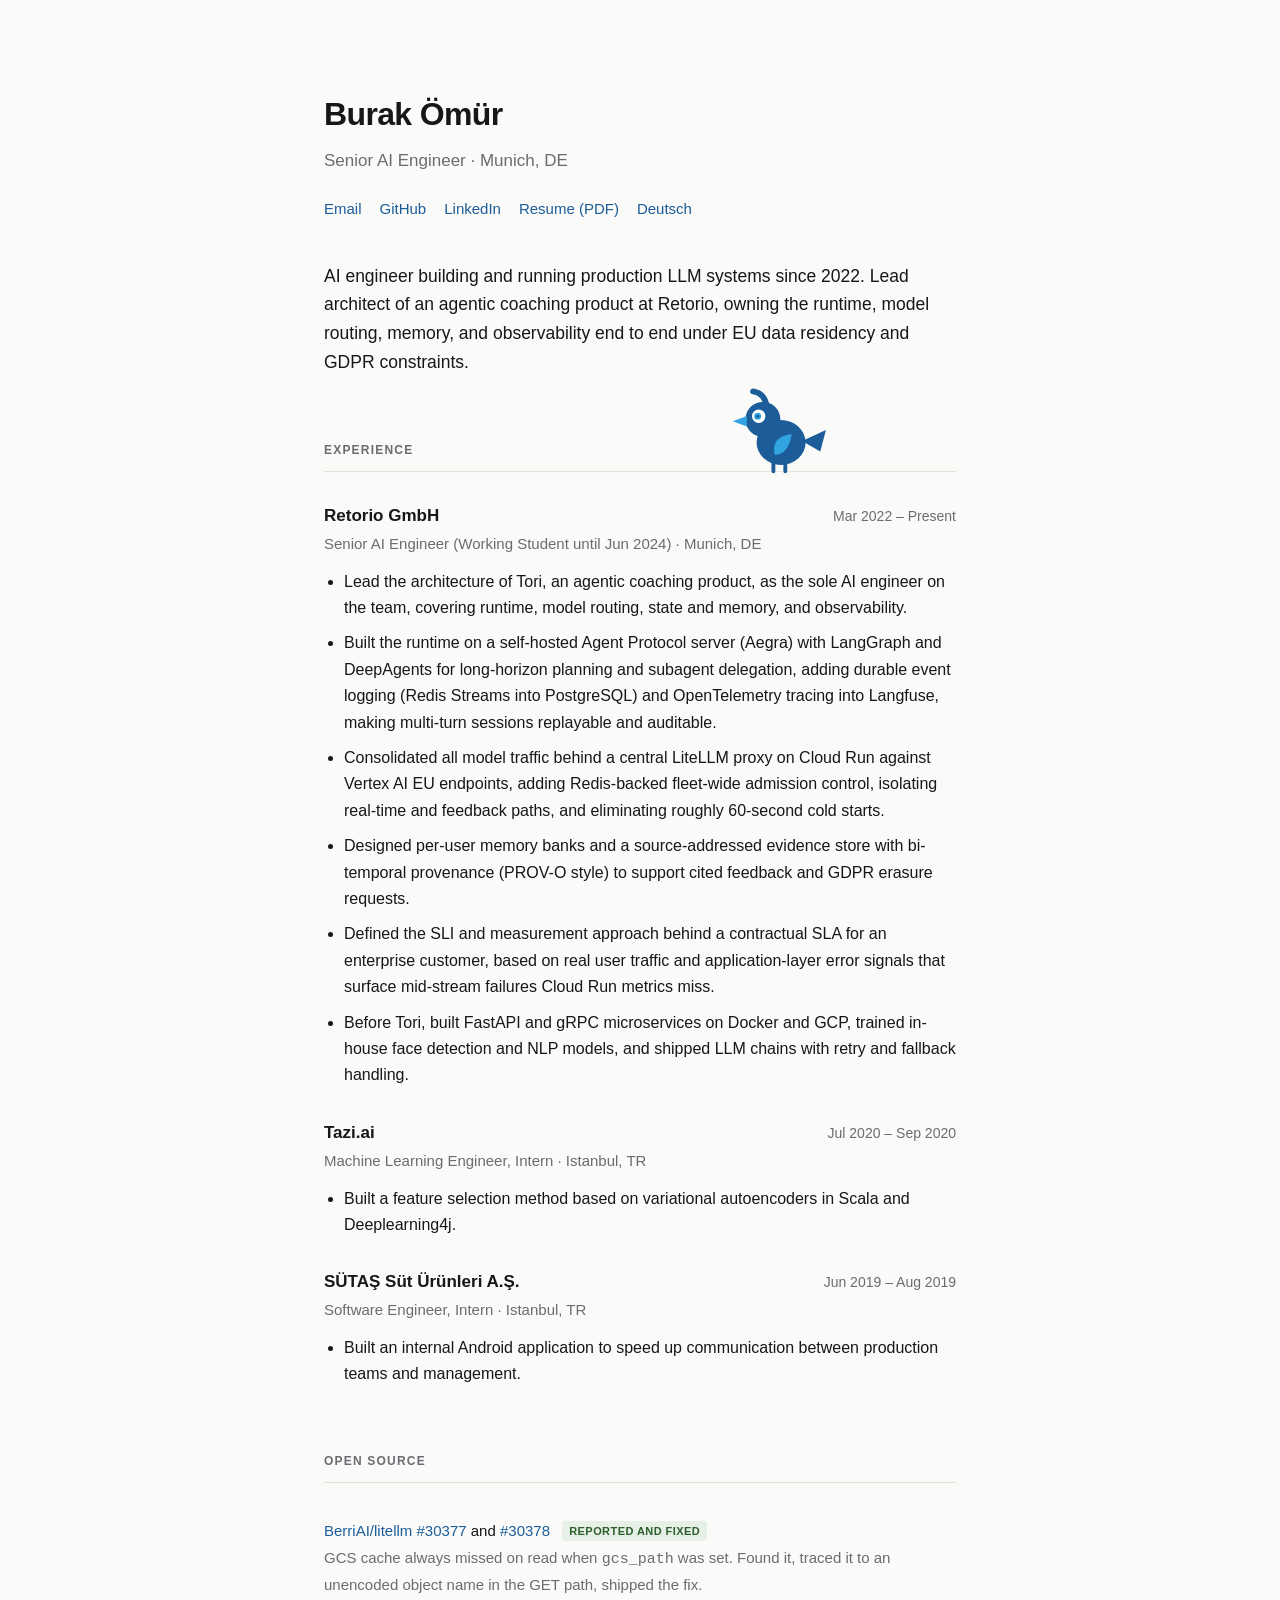
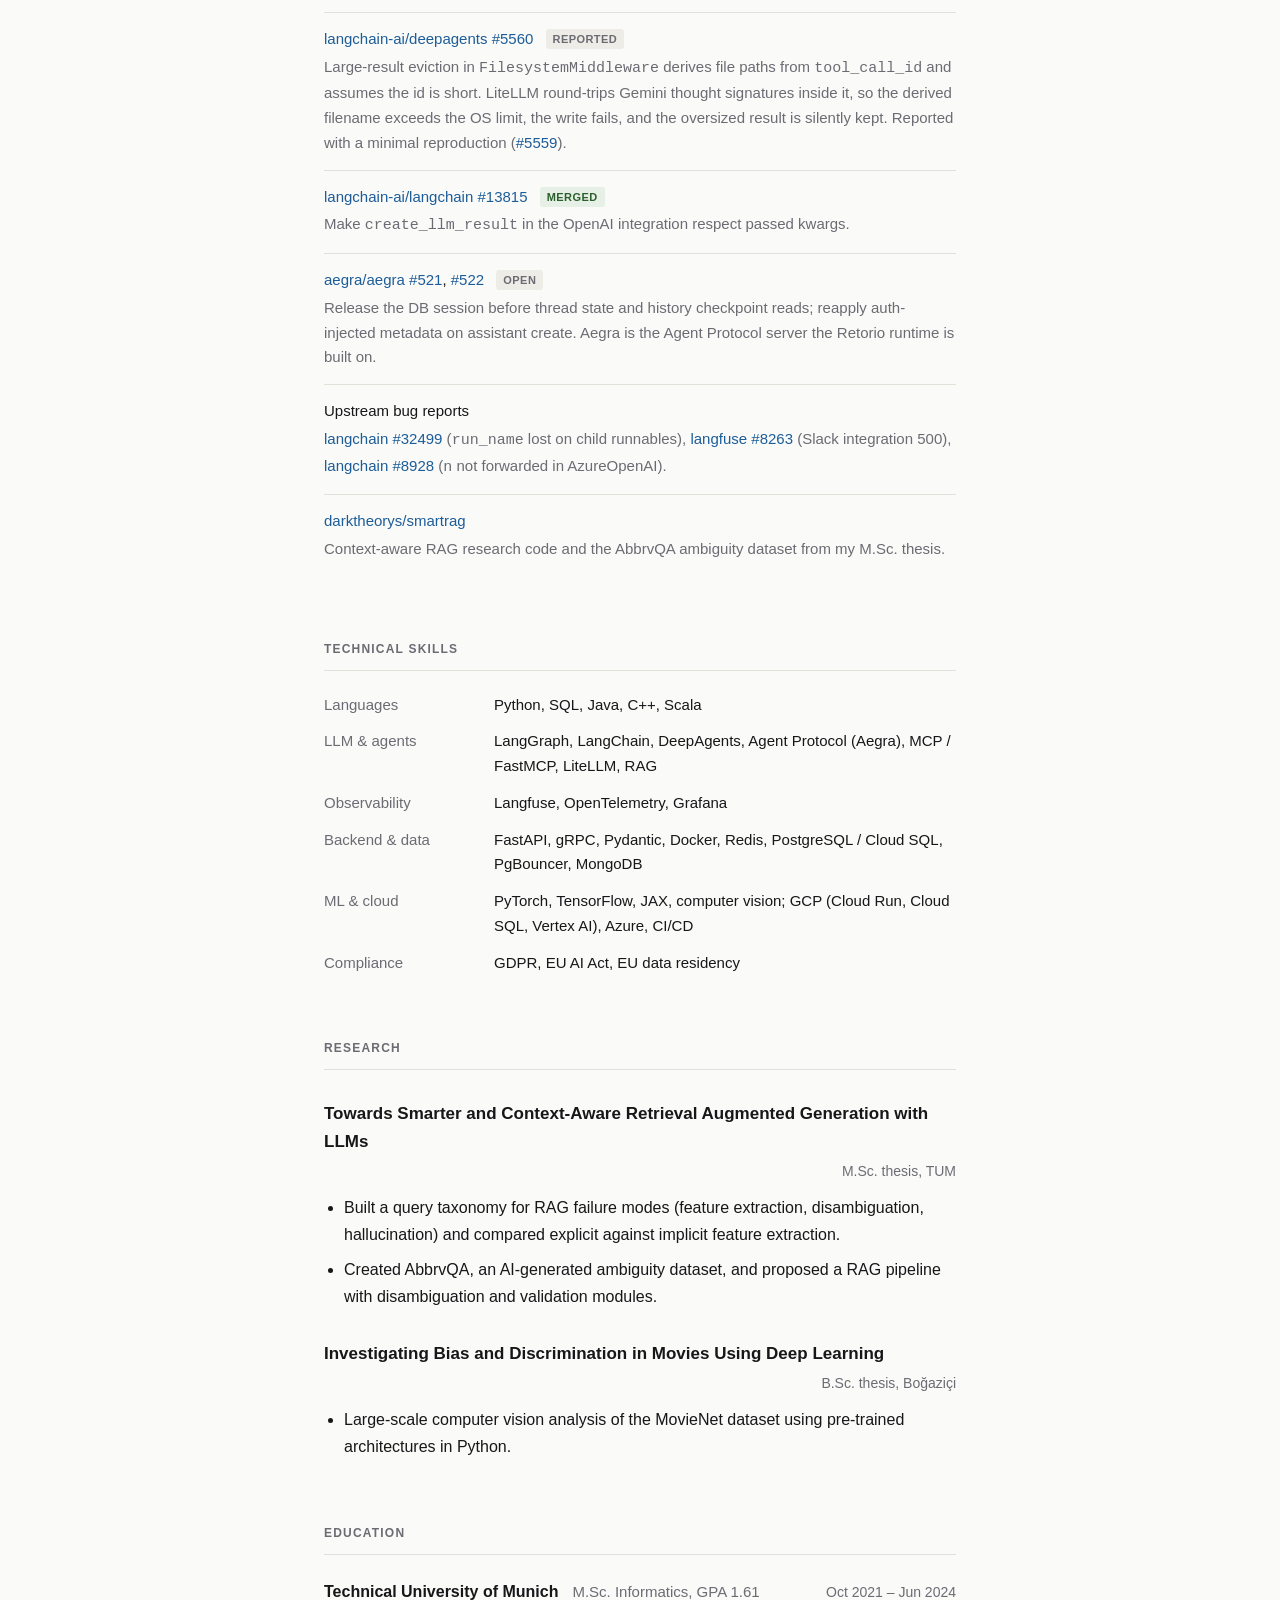
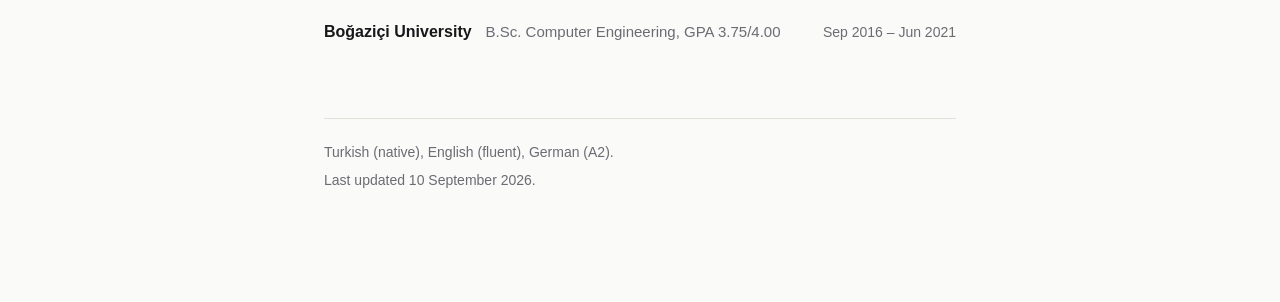
<file: index.html>
<!doctype html>
<html lang="en">
<head>
<meta charset="utf-8">
<meta name="viewport" content="width=device-width, initial-scale=1">
<title>Burak Ömür — Senior AI Engineer</title>
<meta name="description" content="Senior AI Engineer in Munich. Production LLM systems since 2022: agentic runtimes, model routing, observability.">
<meta property="og:title" content="Burak Ömür — Senior AI Engineer">
<meta property="og:description" content="Production LLM systems since 2022: agentic runtimes, model routing, observability.">
<meta property="og:type" content="profile">
<meta property="og:url" content="https://darktheorys.github.io/">
<meta property="og:image" content="https://darktheorys.github.io/og-image.png">
<meta property="og:image:width" content="1200">
<meta property="og:image:height" content="630">
<meta name="twitter:card" content="summary_large_image">
<link rel="icon" href="data:image/svg+xml,%3Csvg xmlns='http://www.w3.org/2000/svg' viewBox='0 0 32 32'%3E%3Crect width='32' height='32' rx='6' fill='%231F3A5F'/%3E%3Ctext x='16' y='23' font-family='Helvetica,Arial,sans-serif' font-size='20' font-weight='700' fill='%23fafaf8' text-anchor='middle'%3EB%3C/text%3E%3C/svg%3E">
<link rel="alternate" hreflang="en" href="https://darktheorys.github.io/">
<link rel="alternate" hreflang="de" href="https://darktheorys.github.io/de/">
<link rel="alternate" hreflang="x-default" href="https://darktheorys.github.io/">
<link rel="stylesheet" href="style.css">
<link rel="stylesheet" href="mascot.css">
</head>
<body>
<main>

  <header>
    <h1>Burak Ömür</h1>
    <p class="role">Senior AI Engineer · Munich, DE</p>
    <ul class="links">
      <li><a href="mailto:burak.omur.1998@gmail.com">Email</a></li>
      <li><a href="https://github.com/darktheorys">GitHub</a></li>
      <li><a href="https://www.linkedin.com/in/burak-omur/">LinkedIn</a></li>
      <li><a href="burak-omur-resume.pdf">Resume (PDF)</a></li>
      <li><a href="de/" hreflang="de" lang="de">Deutsch</a></li>
    </ul>
  </header>

  <p class="lede">
    AI engineer building and running production LLM systems since 2022. Lead architect of an
    agentic coaching product at Retorio, owning the runtime, model routing, memory, and observability
    end to end under EU data residency and GDPR constraints.
  </p>

  <h2>Experience</h2>

  <section class="job">
    <div class="job-head">
      <h3>Retorio GmbH</h3>
      <time>Mar 2022 – Present</time>
    </div>
    <p class="job-role">Senior AI Engineer (Working Student until Jun 2024) · Munich, DE</p>
    <ul>
      <li>Lead the architecture of Tori, an agentic coaching product, as the sole AI engineer on the team, covering runtime, model routing, state and memory, and observability.</li>
      <li>Built the runtime on a self-hosted Agent Protocol server (Aegra) with LangGraph and DeepAgents for long-horizon planning and subagent delegation, adding durable event logging (Redis Streams into PostgreSQL) and OpenTelemetry tracing into Langfuse, making multi-turn sessions replayable and auditable.</li>
      <li>Consolidated all model traffic behind a central LiteLLM proxy on Cloud Run against Vertex AI EU endpoints, adding Redis-backed fleet-wide admission control, isolating real-time and feedback paths, and eliminating roughly 60-second cold starts.</li>
      <li>Designed per-user memory banks and a source-addressed evidence store with bi-temporal provenance (PROV-O style) to support cited feedback and GDPR erasure requests.</li>
      <li>Defined the SLI and measurement approach behind a contractual SLA for an enterprise customer, based on real user traffic and application-layer error signals that surface mid-stream failures Cloud Run metrics miss.</li>
      <li>Before Tori, built FastAPI and gRPC microservices on Docker and GCP, trained in-house face detection and NLP models, and shipped LLM chains with retry and fallback handling.</li>
    </ul>
  </section>

  <section class="job">
    <div class="job-head">
      <h3>Tazi.ai</h3>
      <time>Jul 2020 – Sep 2020</time>
    </div>
    <p class="job-role">Machine Learning Engineer, Intern · Istanbul, TR</p>
    <ul>
      <li>Built a feature selection method based on variational autoencoders in Scala and Deeplearning4j.</li>
    </ul>
  </section>

  <section class="job">
    <div class="job-head">
      <h3>SÜTAŞ Süt Ürünleri A.Ş.</h3>
      <time>Jun 2019 – Aug 2019</time>
    </div>
    <p class="job-role">Software Engineer, Intern · Istanbul, TR</p>
    <ul>
      <li>Built an internal Android application to speed up communication between production teams and management.</li>
    </ul>
  </section>

  <h2>Open source</h2>
  <ul class="oss">
    <li>
      <div class="oss-repo">
        <a href="https://github.com/BerriAI/litellm/issues/30377">BerriAI/litellm #30377</a> and
        <a href="https://github.com/BerriAI/litellm/pull/30378">#30378</a>
        <span class="tag merged">reported and fixed</span>
      </div>
      <p class="oss-note">GCS cache always missed on read when <code>gcs_path</code> was set. Found it, traced it to an unencoded object name in the GET path, shipped the fix.</p>
    </li>
    <li>
      <div class="oss-repo">
        <a href="https://github.com/langchain-ai/deepagents/issues/5560">langchain-ai/deepagents #5560</a>
        <span class="tag open">reported</span>
      </div>
      <p class="oss-note">Large-result eviction in <code>FilesystemMiddleware</code> derives file paths from <code>tool_call_id</code> and assumes the id is short. LiteLLM round-trips Gemini thought signatures inside it, so the derived filename exceeds the OS limit, the write fails, and the oversized result is silently kept. Reported with a minimal reproduction (<a href="https://github.com/langchain-ai/deepagents/issues/5559">#5559</a>).</p>
    </li>
    <li>
      <div class="oss-repo">
        <a href="https://github.com/langchain-ai/langchain/pull/13815">langchain-ai/langchain #13815</a>
        <span class="tag merged">merged</span>
      </div>
      <p class="oss-note">Make <code>create_llm_result</code> in the OpenAI integration respect passed kwargs.</p>
    </li>
    <li>
      <div class="oss-repo">
        <a href="https://github.com/aegra/aegra/pull/521">aegra/aegra #521</a>,
        <a href="https://github.com/aegra/aegra/pull/522">#522</a>
        <span class="tag open">open</span>
      </div>
      <p class="oss-note">Release the DB session before thread state and history checkpoint reads; reapply auth-injected metadata on assistant create. Aegra is the Agent Protocol server the Retorio runtime is built on.</p>
    </li>
    <li>
      <div class="oss-repo">Upstream bug reports</div>
      <p class="oss-note">
        <a href="https://github.com/langchain-ai/langchain/issues/32499">langchain #32499</a> (<code>run_name</code> lost on child runnables),
        <a href="https://github.com/langfuse/langfuse/issues/8263">langfuse #8263</a> (Slack integration 500),
        <a href="https://github.com/langchain-ai/langchain/issues/8928">langchain #8928</a> (<code>n</code> not forwarded in AzureOpenAI).
      </p>
    </li>
    <li>
      <div class="oss-repo"><a href="https://github.com/darktheorys/smartrag">darktheorys/smartrag</a></div>
      <p class="oss-note">Context-aware RAG research code and the AbbrvQA ambiguity dataset from my M.Sc. thesis.</p>
    </li>
  </ul>

  <h2>Technical skills</h2>
  <dl class="skills">
    <dt>Languages</dt>
    <dd>Python, SQL, Java, C++, Scala</dd>
    <dt>LLM &amp; agents</dt>
    <dd>LangGraph, LangChain, DeepAgents, Agent Protocol (Aegra), MCP / FastMCP, LiteLLM, RAG</dd>
    <dt>Observability</dt>
    <dd>Langfuse, OpenTelemetry, Grafana</dd>
    <dt>Backend &amp; data</dt>
    <dd>FastAPI, gRPC, Pydantic, Docker, Redis, PostgreSQL / Cloud SQL, PgBouncer, MongoDB</dd>
    <dt>ML &amp; cloud</dt>
    <dd>PyTorch, TensorFlow, JAX, computer vision; GCP (Cloud Run, Cloud SQL, Vertex AI), Azure, CI/CD</dd>
    <dt>Compliance</dt>
    <dd>GDPR, EU AI Act, EU data residency</dd>
  </dl>

  <h2>Research</h2>

  <section class="job">
    <div class="job-head">
      <h3>Towards Smarter and Context-Aware Retrieval Augmented Generation with LLMs</h3>
      <time>M.Sc. thesis, TUM</time>
    </div>
    <ul>
      <li>Built a query taxonomy for RAG failure modes (feature extraction, disambiguation, hallucination) and compared explicit against implicit feature extraction.</li>
      <li>Created AbbrvQA, an AI-generated ambiguity dataset, and proposed a RAG pipeline with disambiguation and validation modules.</li>
    </ul>
  </section>

  <section class="job">
    <div class="job-head">
      <h3>Investigating Bias and Discrimination in Movies Using Deep Learning</h3>
      <time>B.Sc. thesis, Boğaziçi</time>
    </div>
    <ul>
      <li>Large-scale computer vision analysis of the MovieNet dataset using pre-trained architectures in Python.</li>
    </ul>
  </section>

  <h2>Education</h2>
  <ul class="edu">
    <li>
      <strong>Technical University of Munich</strong>
      <span>M.Sc. Informatics, GPA 1.61</span>
      <time>Oct 2021 – Jun 2024</time>
    </li>
    <li>
      <strong>Boğaziçi University</strong>
      <span>B.Sc. Computer Engineering, GPA 3.75/4.00</span>
      <time>Sep 2016 – Jun 2021</time>
    </li>
  </ul>

  <footer>
    <p>Turkish (native), English (fluent), German (A2).</p>
    <p>Last updated <time datetime="2026-09-10">10 September 2026</time>.</p>
  </footer>

  <script type="application/ld+json">
  {
    "@context": "https://schema.org",
    "@type": "Person",
    "name": "Burak \u00d6m\u00fcr",
    "jobTitle": "Senior AI Engineer",
    "url": "https://darktheorys.github.io/",
    "email": "mailto:burak.omur.1998@gmail.com",
    "address": { "@type": "PostalAddress", "addressLocality": "Munich", "addressCountry": "DE" },
    "worksFor": { "@type": "Organization", "name": "Retorio GmbH" },
    "alumniOf": [
      { "@type": "CollegeOrUniversity", "name": "Technical University of Munich" },
      { "@type": "CollegeOrUniversity", "name": "Bo\u011fazi\u00e7i University" }
    ],
    "knowsLanguage": ["tr", "en", "de"],
    "knowsAbout": ["LLM systems", "agentic runtimes", "LangGraph", "LiteLLM", "observability", "GDPR"],
    "sameAs": [
      "https://github.com/darktheorys",
      "https://www.linkedin.com/in/burak-omur/"
    ]
  }
  </script>

</main>
<script src="mascot.js" defer></script>
</body>
</html>
</file>
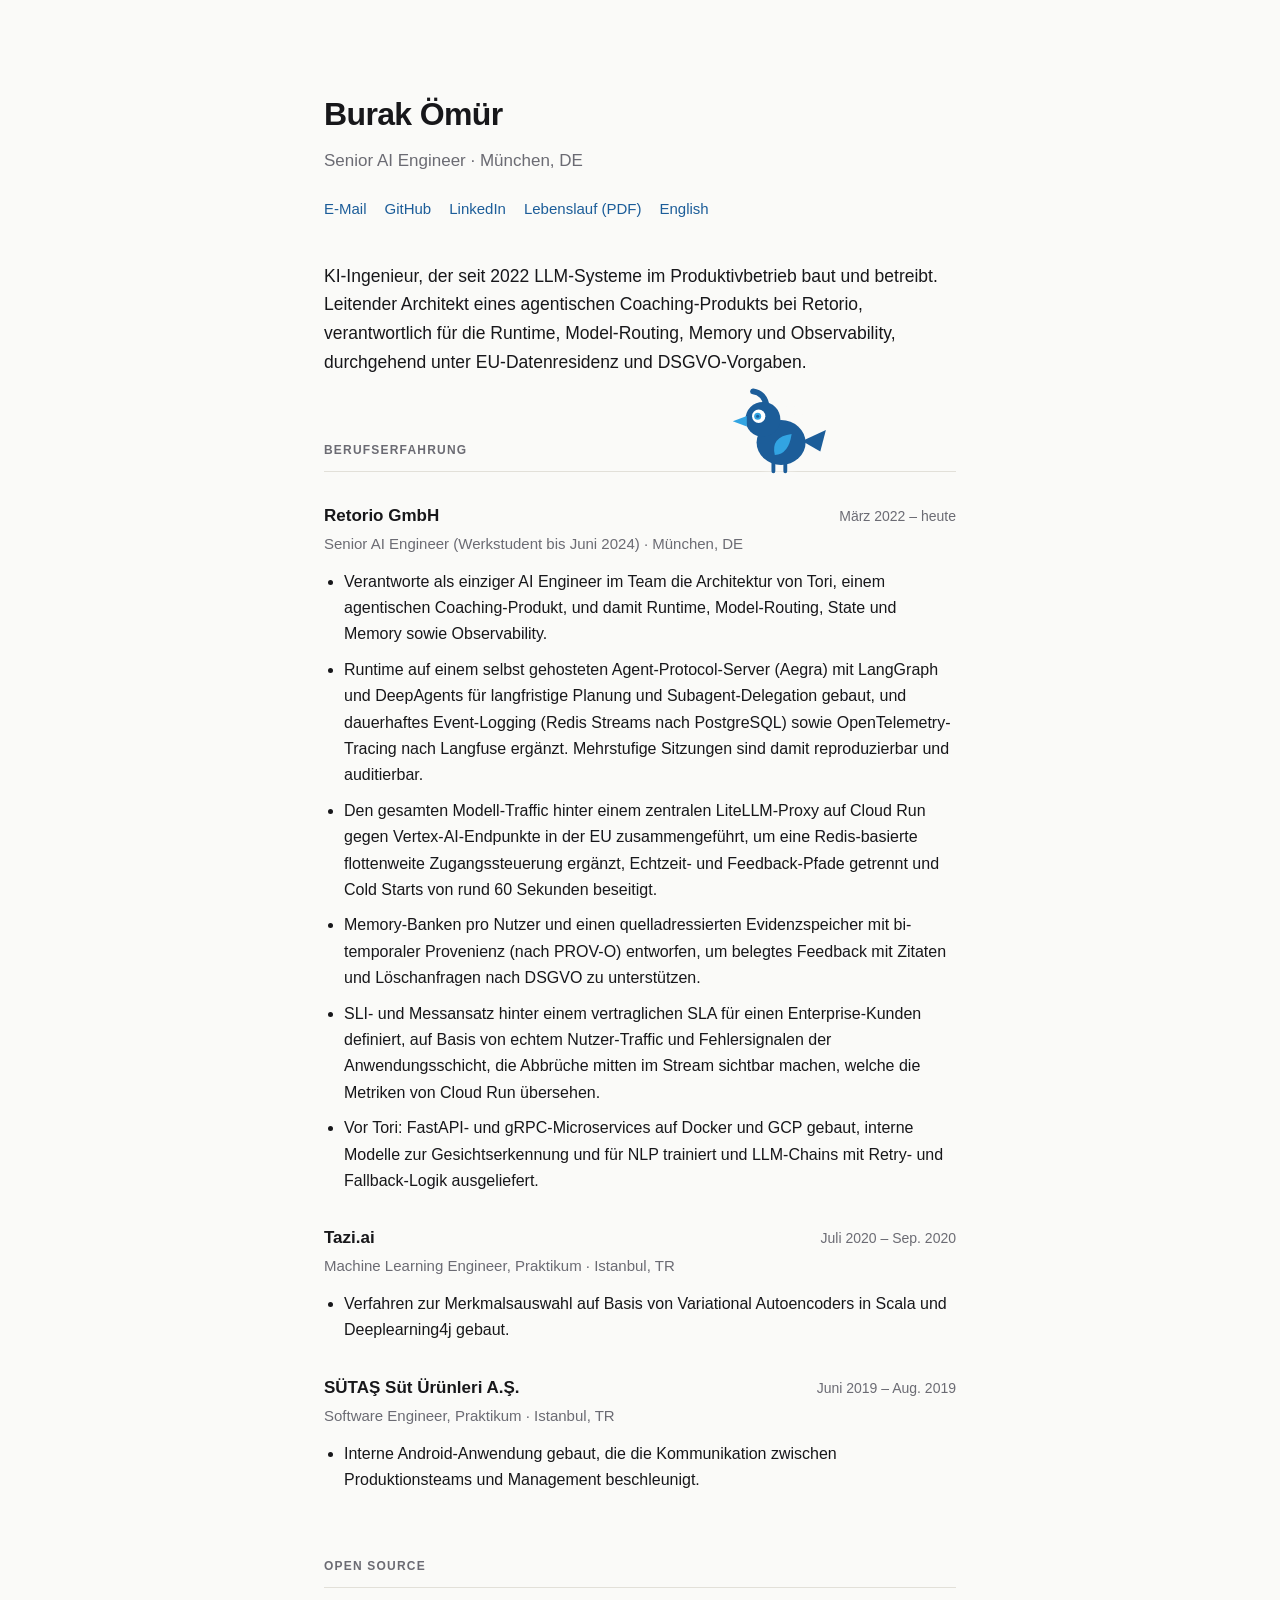
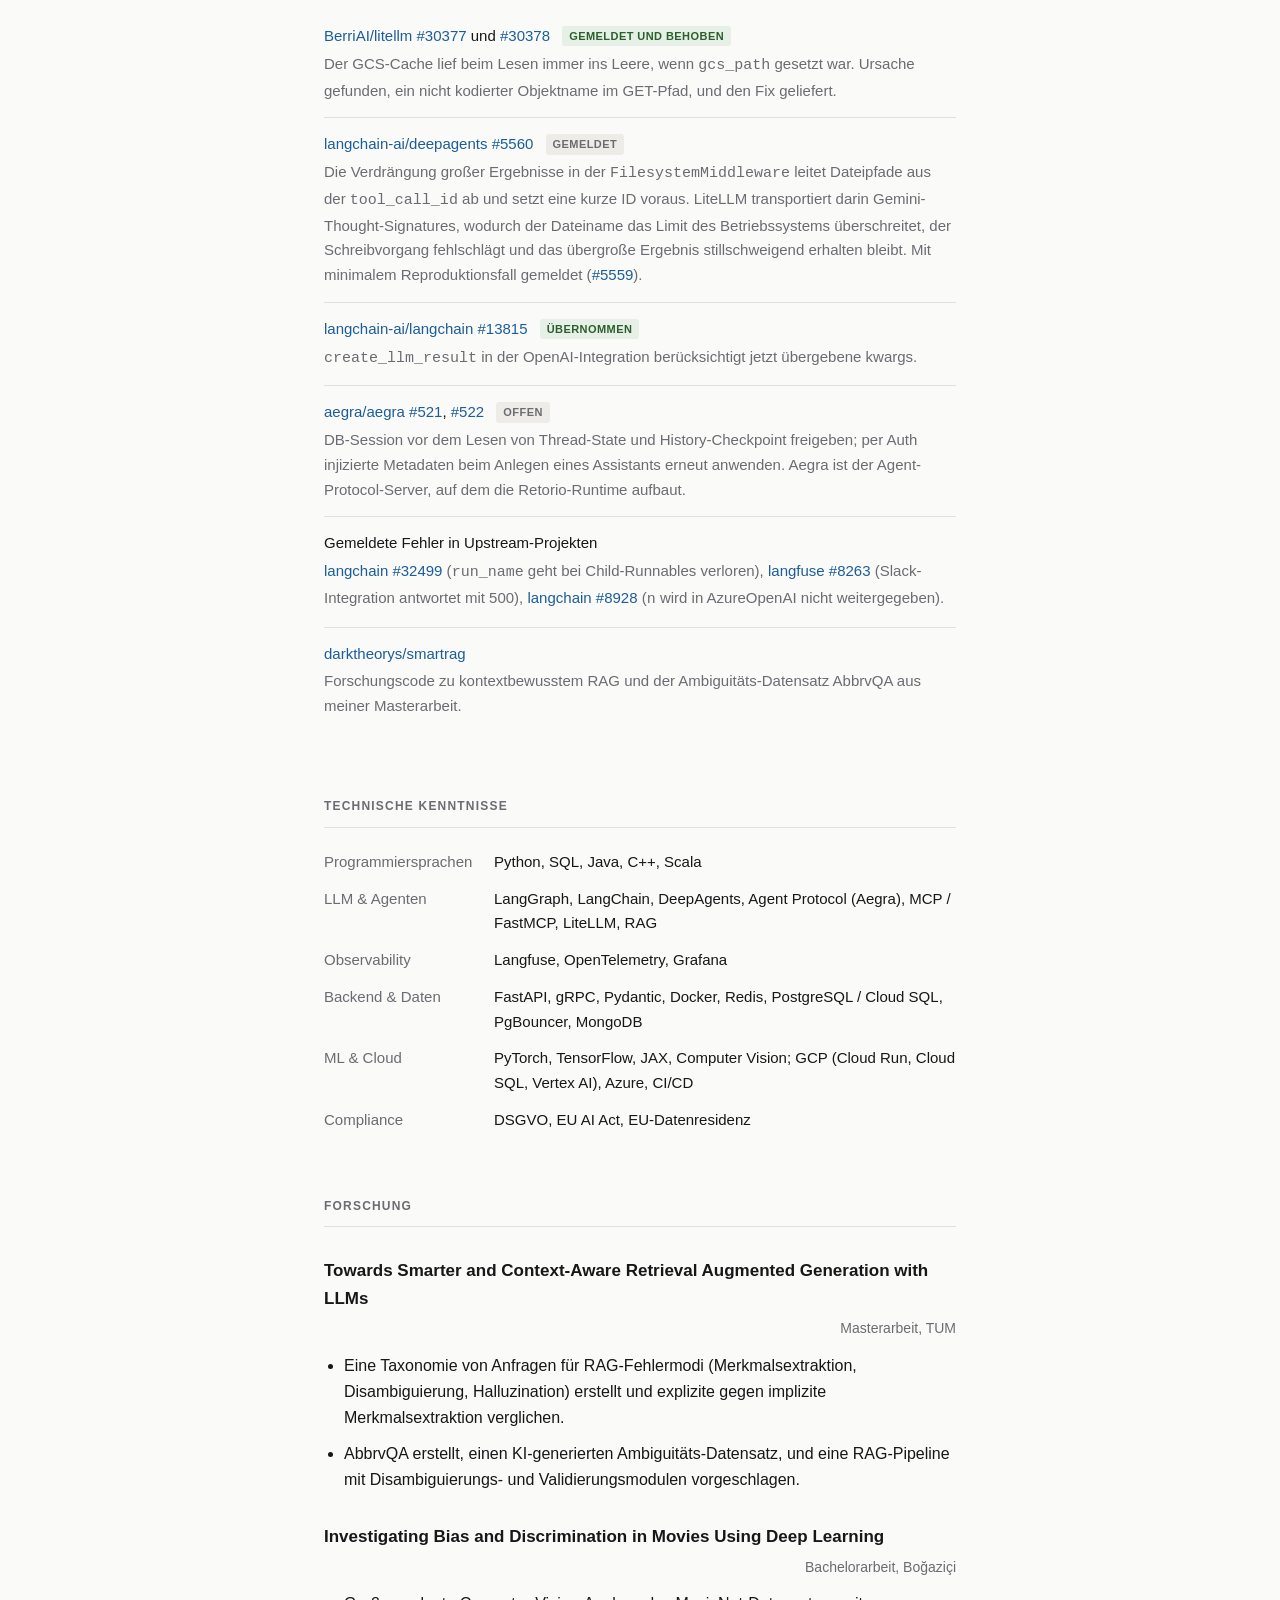
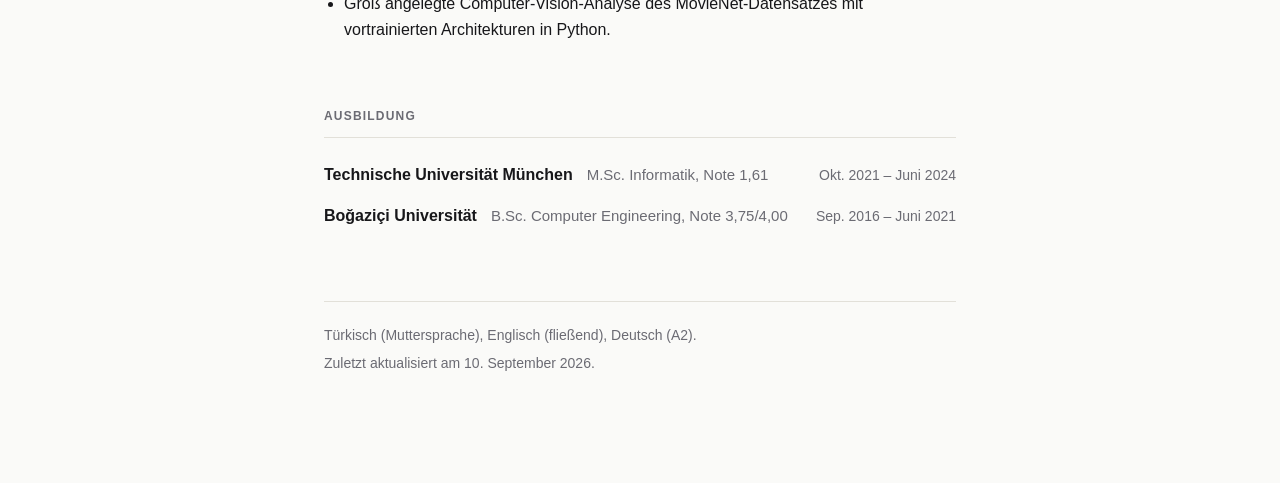
<file: de/index.html>
<!doctype html>
<html lang="de">
<head>
<meta charset="utf-8">
<meta name="viewport" content="width=device-width, initial-scale=1">
<title>Burak Ömür — Senior AI Engineer</title>
<meta name="description" content="Senior AI Engineer in München. LLM-Systeme im Produktivbetrieb seit 2022: agentische Runtimes, Model-Routing, Observability.">
<meta property="og:title" content="Burak Ömür — Senior AI Engineer">
<meta property="og:description" content="LLM-Systeme im Produktivbetrieb seit 2022: agentische Runtimes, Model-Routing, Observability.">
<meta property="og:type" content="profile">
<meta property="og:locale" content="de_DE">
<meta property="og:url" content="https://darktheorys.github.io/de/">
<meta property="og:image" content="https://darktheorys.github.io/og-image.png">
<meta property="og:image:width" content="1200">
<meta property="og:image:height" content="630">
<meta name="twitter:card" content="summary_large_image">
<link rel="icon" href="data:image/svg+xml,%3Csvg xmlns='http://www.w3.org/2000/svg' viewBox='0 0 32 32'%3E%3Crect width='32' height='32' rx='6' fill='%231F3A5F'/%3E%3Ctext x='16' y='23' font-family='Helvetica,Arial,sans-serif' font-size='20' font-weight='700' fill='%23fafaf8' text-anchor='middle'%3EB%3C/text%3E%3C/svg%3E">
<link rel="alternate" hreflang="en" href="https://darktheorys.github.io/">
<link rel="alternate" hreflang="de" href="https://darktheorys.github.io/de/">
<link rel="alternate" hreflang="x-default" href="https://darktheorys.github.io/">
<link rel="stylesheet" href="../style.css">
<link rel="stylesheet" href="../mascot.css">
</head>
<body>
<main>

  <header>
    <h1>Burak Ömür</h1>
    <p class="role">Senior AI Engineer · München, DE</p>
    <ul class="links">
      <li><a href="mailto:burak.omur.1998@gmail.com">E-Mail</a></li>
      <li><a href="https://github.com/darktheorys">GitHub</a></li>
      <li><a href="https://www.linkedin.com/in/burak-omur/">LinkedIn</a></li>
      <li><a href="../burak-omur-resume.pdf">Lebenslauf (PDF)</a></li>
      <li><a href="../" hreflang="en" lang="en">English</a></li>
    </ul>
  </header>

  <p class="lede">
    KI-Ingenieur, der seit 2022 LLM-Systeme im Produktivbetrieb baut und betreibt. Leitender
    Architekt eines agentischen Coaching-Produkts bei Retorio, verantwortlich für die Runtime,
    Model-Routing, Memory und Observability, durchgehend unter EU-Datenresidenz und
    DSGVO-Vorgaben.
  </p>

  <h2>Berufserfahrung</h2>

  <section class="job">
    <div class="job-head">
      <h3>Retorio GmbH</h3>
      <time>März 2022 – heute</time>
    </div>
    <p class="job-role">Senior AI Engineer (Werkstudent bis Juni 2024) · München, DE</p>
    <ul>
      <li>Verantworte als einziger AI Engineer im Team die Architektur von Tori, einem agentischen Coaching-Produkt, und damit Runtime, Model-Routing, State und Memory sowie Observability.</li>
      <li>Runtime auf einem selbst gehosteten Agent-Protocol-Server (Aegra) mit LangGraph und DeepAgents für langfristige Planung und Subagent-Delegation gebaut, und dauerhaftes Event-Logging (Redis Streams nach PostgreSQL) sowie OpenTelemetry-Tracing nach Langfuse ergänzt. Mehrstufige Sitzungen sind damit reproduzierbar und auditierbar.</li>
      <li>Den gesamten Modell-Traffic hinter einem zentralen LiteLLM-Proxy auf Cloud Run gegen Vertex-AI-Endpunkte in der EU zusammengeführt, um eine Redis-basierte flottenweite Zugangssteuerung ergänzt, Echtzeit- und Feedback-Pfade getrennt und Cold Starts von rund 60 Sekunden beseitigt.</li>
      <li>Memory-Banken pro Nutzer und einen quelladressierten Evidenzspeicher mit bi-temporaler Provenienz (nach PROV-O) entworfen, um belegtes Feedback mit Zitaten und Löschanfragen nach DSGVO zu unterstützen.</li>
      <li>SLI- und Messansatz hinter einem vertraglichen SLA für einen Enterprise-Kunden definiert, auf Basis von echtem Nutzer-Traffic und Fehlersignalen der Anwendungsschicht, die Abbrüche mitten im Stream sichtbar machen, welche die Metriken von Cloud Run übersehen.</li>
      <li>Vor Tori: FastAPI- und gRPC-Microservices auf Docker und GCP gebaut, interne Modelle zur Gesichtserkennung und für NLP trainiert und LLM-Chains mit Retry- und Fallback-Logik ausgeliefert.</li>
    </ul>
  </section>

  <section class="job">
    <div class="job-head">
      <h3>Tazi.ai</h3>
      <time>Juli 2020 – Sep. 2020</time>
    </div>
    <p class="job-role">Machine Learning Engineer, Praktikum · Istanbul, TR</p>
    <ul>
      <li>Verfahren zur Merkmalsauswahl auf Basis von Variational Autoencoders in Scala und Deeplearning4j gebaut.</li>
    </ul>
  </section>

  <section class="job">
    <div class="job-head">
      <h3>SÜTAŞ Süt Ürünleri A.Ş.</h3>
      <time>Juni 2019 – Aug. 2019</time>
    </div>
    <p class="job-role">Software Engineer, Praktikum · Istanbul, TR</p>
    <ul>
      <li>Interne Android-Anwendung gebaut, die die Kommunikation zwischen Produktionsteams und Management beschleunigt.</li>
    </ul>
  </section>

  <h2>Open Source</h2>
  <ul class="oss">
    <li>
      <div class="oss-repo">
        <a href="https://github.com/BerriAI/litellm/issues/30377">BerriAI/litellm #30377</a> und
        <a href="https://github.com/BerriAI/litellm/pull/30378">#30378</a>
        <span class="tag merged">gemeldet und behoben</span>
      </div>
      <p class="oss-note">Der GCS-Cache lief beim Lesen immer ins Leere, wenn <code>gcs_path</code> gesetzt war. Ursache gefunden, ein nicht kodierter Objektname im GET-Pfad, und den Fix geliefert.</p>
    </li>
    <li>
      <div class="oss-repo">
        <a href="https://github.com/langchain-ai/deepagents/issues/5560">langchain-ai/deepagents #5560</a>
        <span class="tag open">gemeldet</span>
      </div>
      <p class="oss-note">Die Verdrängung großer Ergebnisse in der <code>FilesystemMiddleware</code> leitet Dateipfade aus der <code>tool_call_id</code> ab und setzt eine kurze ID voraus. LiteLLM transportiert darin Gemini-Thought-Signatures, wodurch der Dateiname das Limit des Betriebssystems überschreitet, der Schreibvorgang fehlschlägt und das übergroße Ergebnis stillschweigend erhalten bleibt. Mit minimalem Reproduktionsfall gemeldet (<a href="https://github.com/langchain-ai/deepagents/issues/5559">#5559</a>).</p>
    </li>
    <li>
      <div class="oss-repo">
        <a href="https://github.com/langchain-ai/langchain/pull/13815">langchain-ai/langchain #13815</a>
        <span class="tag merged">übernommen</span>
      </div>
      <p class="oss-note"><code>create_llm_result</code> in der OpenAI-Integration berücksichtigt jetzt übergebene kwargs.</p>
    </li>
    <li>
      <div class="oss-repo">
        <a href="https://github.com/aegra/aegra/pull/521">aegra/aegra #521</a>,
        <a href="https://github.com/aegra/aegra/pull/522">#522</a>
        <span class="tag open">offen</span>
      </div>
      <p class="oss-note">DB-Session vor dem Lesen von Thread-State und History-Checkpoint freigeben; per Auth injizierte Metadaten beim Anlegen eines Assistants erneut anwenden. Aegra ist der Agent-Protocol-Server, auf dem die Retorio-Runtime aufbaut.</p>
    </li>
    <li>
      <div class="oss-repo">Gemeldete Fehler in Upstream-Projekten</div>
      <p class="oss-note">
        <a href="https://github.com/langchain-ai/langchain/issues/32499">langchain #32499</a> (<code>run_name</code> geht bei Child-Runnables verloren),
        <a href="https://github.com/langfuse/langfuse/issues/8263">langfuse #8263</a> (Slack-Integration antwortet mit 500),
        <a href="https://github.com/langchain-ai/langchain/issues/8928">langchain #8928</a> (<code>n</code> wird in AzureOpenAI nicht weitergegeben).
      </p>
    </li>
    <li>
      <div class="oss-repo"><a href="https://github.com/darktheorys/smartrag">darktheorys/smartrag</a></div>
      <p class="oss-note">Forschungscode zu kontextbewusstem RAG und der Ambiguitäts-Datensatz AbbrvQA aus meiner Masterarbeit.</p>
    </li>
  </ul>

  <h2>Technische Kenntnisse</h2>
  <dl class="skills">
    <dt>Programmiersprachen</dt>
    <dd>Python, SQL, Java, C++, Scala</dd>
    <dt>LLM &amp; Agenten</dt>
    <dd>LangGraph, LangChain, DeepAgents, Agent Protocol (Aegra), MCP / FastMCP, LiteLLM, RAG</dd>
    <dt>Observability</dt>
    <dd>Langfuse, OpenTelemetry, Grafana</dd>
    <dt>Backend &amp; Daten</dt>
    <dd>FastAPI, gRPC, Pydantic, Docker, Redis, PostgreSQL / Cloud SQL, PgBouncer, MongoDB</dd>
    <dt>ML &amp; Cloud</dt>
    <dd>PyTorch, TensorFlow, JAX, Computer Vision; GCP (Cloud Run, Cloud SQL, Vertex AI), Azure, CI/CD</dd>
    <dt>Compliance</dt>
    <dd>DSGVO, EU AI Act, EU-Datenresidenz</dd>
  </dl>

  <h2>Forschung</h2>

  <section class="job">
    <div class="job-head">
      <h3>Towards Smarter and Context-Aware Retrieval Augmented Generation with LLMs</h3>
      <time>Masterarbeit, TUM</time>
    </div>
    <ul>
      <li>Eine Taxonomie von Anfragen für RAG-Fehlermodi (Merkmalsextraktion, Disambiguierung, Halluzination) erstellt und explizite gegen implizite Merkmalsextraktion verglichen.</li>
      <li>AbbrvQA erstellt, einen KI-generierten Ambiguitäts-Datensatz, und eine RAG-Pipeline mit Disambiguierungs- und Validierungsmodulen vorgeschlagen.</li>
    </ul>
  </section>

  <section class="job">
    <div class="job-head">
      <h3>Investigating Bias and Discrimination in Movies Using Deep Learning</h3>
      <time>Bachelorarbeit, Boğaziçi</time>
    </div>
    <ul>
      <li>Groß angelegte Computer-Vision-Analyse des MovieNet-Datensatzes mit vortrainierten Architekturen in Python.</li>
    </ul>
  </section>

  <h2>Ausbildung</h2>
  <ul class="edu">
    <li>
      <strong>Technische Universität München</strong>
      <span>M.Sc. Informatik, Note 1,61</span>
      <time>Okt. 2021 – Juni 2024</time>
    </li>
    <li>
      <strong>Boğaziçi Universität</strong>
      <span>B.Sc. Computer Engineering, Note 3,75/4,00</span>
      <time>Sep. 2016 – Juni 2021</time>
    </li>
  </ul>

  <footer>
    <p>Türkisch (Muttersprache), Englisch (fließend), Deutsch (A2).</p>
    <p>Zuletzt aktualisiert am <time datetime="2026-09-10">10. September 2026</time>.</p>
  </footer>

</main>
<script src="../mascot.js" defer></script>
</body>
</html>
</file>
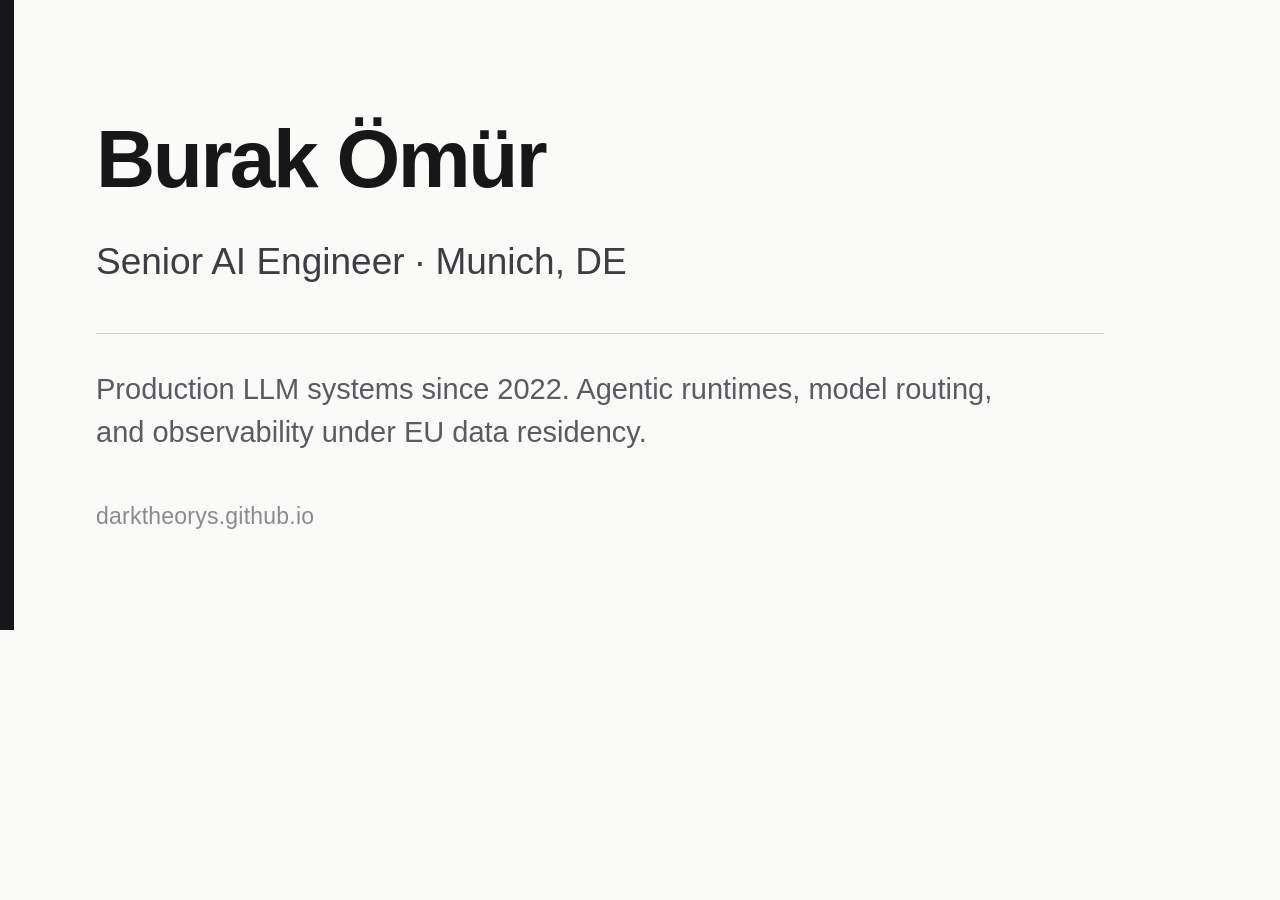
<file: og-card.html>
<!doctype html><meta charset="utf-8">
<style>
  html,body { margin:0; padding:0; }
  body {
    width:1200px; height:630px; background:#fafaf8; color:#17171a;
    font:400 16px/1.5 -apple-system,BlinkMacSystemFont,"Segoe UI",Helvetica,Arial,sans-serif;
    display:flex; flex-direction:column; justify-content:center;
    padding:0 96px; box-sizing:border-box; position:relative;
  }
  .bar { position:absolute; left:0; top:0; bottom:0; width:14px; background:#17171a; }
  h1 { margin:0; font-size:82px; font-weight:600; letter-spacing:-0.03em; }
  .role { margin:14px 0 0; font-size:37px; font-weight:500; color:#3d3d44; }
  hr { border:0; border-top:1px solid #cfccc3; margin:44px 0 34px; }
  .line { margin:0; font-size:29px; color:#5a5a62; line-height:1.45; max-width:900px; }
  .foot { margin:46px 0 0; font-size:23px; color:#8a8a92; letter-spacing:0.01em; }
</style>
<div class="bar"></div>
<h1>Burak Ömür</h1>
<p class="role">Senior AI Engineer · Munich, DE</p>
<hr>
<p class="line">Production LLM systems since 2022. Agentic runtimes, model routing, and observability under EU data residency.</p>
<p class="foot">darktheorys.github.io</p>
</file>
<file: style.css>
:root {
    --ink: #17171a;
    --muted: #6b6b73;
    --rule: #e2e0d9;
    --bg: #fafaf8;
    --link: #1c5d99;
  }
  * { box-sizing: border-box; }
  body {
    margin: 0;
    background: var(--bg);
    color: var(--ink);
    font: 400 16px/1.65 -apple-system, BlinkMacSystemFont, "Segoe UI", Roboto, Helvetica, Arial, sans-serif;
    -webkit-font-smoothing: antialiased;
  }
  main { max-width: 680px; margin: 0 auto; padding: 88px 24px 120px; }
  a { color: var(--link); text-decoration: none; border-bottom: 1px solid transparent; }
  a:hover { border-bottom-color: currentColor; }
  a:focus-visible { outline: 2px solid var(--link); outline-offset: 3px; border-radius: 2px; }

  h1 { margin: 0; font-size: 32px; font-weight: 600; letter-spacing: -0.02em; }
  .role { margin: 6px 0 0; color: var(--muted); font-size: 17px; }
  .links { margin: 22px 0 0; padding: 0; list-style: none; display: flex; flex-wrap: wrap; gap: 6px 18px; font-size: 15px; }

  .lede { margin: 40px 0 0; font-size: 17.5px; }

  h2 {
    margin: 64px 0 0;
    font-size: 12px;
    font-weight: 600;
    letter-spacing: 0.1em;
    text-transform: uppercase;
    color: var(--muted);
    padding-bottom: 10px;
    border-bottom: 1px solid var(--rule);
  }

  .job { margin-top: 30px; }
  .job-head { display: flex; flex-wrap: wrap; gap: 4px 14px; align-items: baseline; }
  .job-head h3 { margin: 0; font-size: 17px; font-weight: 600; }
  .job-head time { color: var(--muted); font-size: 14px; margin-left: auto; white-space: nowrap; }
  .job-role { margin: 2px 0 0; color: var(--muted); font-size: 15px; }
  .job ul { margin: 12px 0 0; padding-left: 20px; }
  .job li { margin-bottom: 9px; }
  .job li:last-child { margin-bottom: 0; }

  .oss { margin: 22px 0 0; padding: 0; list-style: none; }
  .oss li { padding: 14px 0; border-bottom: 1px solid var(--rule); }
  .oss li:last-child { border-bottom: 0; }
  .oss-repo { font-size: 15px; }
  .oss-note { margin: 3px 0 0; color: var(--muted); font-size: 15px; }
  .tag {
    display: inline-block; margin-left: 8px; padding: 1px 7px; border-radius: 3px;
    font-size: 11px; font-weight: 600; letter-spacing: 0.04em; text-transform: uppercase;
    vertical-align: 1px;
  }
  .merged { background: #e6f0e6; color: #2c5f2c; }
  .open { background: #eeece6; color: var(--muted); }

  dl.skills { margin: 22px 0 0; display: grid; grid-template-columns: 150px 1fr; gap: 12px 20px; }
  dl.skills dt { color: var(--muted); font-size: 15px; }
  dl.skills dd { margin: 0; font-size: 15px; }

  .edu { margin: 24px 0 0; padding: 0; list-style: none; }
  .edu li { display: flex; flex-wrap: wrap; gap: 2px 14px; align-items: baseline; margin-bottom: 14px; }
  .edu strong { font-weight: 600; font-size: 16px; }
  .edu span { color: var(--muted); font-size: 15px; }
  .edu time { color: var(--muted); font-size: 14px; margin-left: auto; white-space: nowrap; }

  footer { margin-top: 72px; padding-top: 22px; border-top: 1px solid var(--rule); color: var(--muted); font-size: 14px; }
  footer p { margin: 0 0 5px; }
  footer p:last-child { margin-bottom: 0; }

  @media (max-width: 560px) {
    main { padding-top: 56px; }
    h1 { font-size: 28px; }
    .job-head time, .edu time { margin-left: 0; }
    dl.skills { grid-template-columns: 1fr; gap: 2px 0; }
    dl.skills dd { margin-bottom: 12px; }
  }
</file>
<file: mascot.css>
/* Tori, ported from the Retorio coach UI to a static page.
   The perches here are the section rules (h2 bottom borders) and the footer's top border: real
   horizontal edges that already exist in the page, rather than anything drawn inside the bird. */

.mascotField {
  --tori-accent: #1c5d99;
  --tori-eye: #32a4e2;
  --tori-wing-far: #153a83;
  --tori-surface: #fafaf8;

  position: absolute;
  inset: 0;
  z-index: 5;
  overflow: hidden;
  pointer-events: none;
}

.mascotBot {
  position: absolute;
  width: 112px;
  height: 112px;
  padding: 0;
  border: 0;
  /* A halo of the page's own colour, so a thin blue line never competes with the text it drifts over. */
  background: radial-gradient(
    closest-side,
    var(--tori-surface) 42%,
    color-mix(in srgb, var(--tori-surface) 70%, transparent) 62%,
    transparent 78%
  );
  color: var(--tori-accent);
  cursor: pointer;
  /* Only the drawing takes a click: the 112px box would otherwise swallow clicks on the text beneath it. */
  pointer-events: none;
  transition-property: left, top;
  transition-duration: 900ms;
  transition-timing-function: ease-in-out;
}

.mascotBot svg { width: 100%; height: 100%; pointer-events: none; }
.mascotBot svg :is(path, circle, ellipse) { pointer-events: visiblePainted; }
.mascotBot:focus-visible { outline: 2px solid var(--tori-accent); outline-offset: 2px; border-radius: 6px; pointer-events: auto; }

/* ---------- transform origins: the hinges the whole rig turns on ---------- */

.mascotBot :is(.birdFacing, .birdBody, .birdHead, .birdCrest, .birdWing, .birdWingFar, .birdTail, .birdLegs, .birdLid, .birdNod, .birdBeak, .birdIris) {
  transform-box: view-box;
}

.birdHead, .birdNod { transform-origin: 18.4px 16px; }  /* the neck */
.birdCrest { transform-origin: 19.6px 8.2px; }
.birdWing, .birdWingFar { transform-origin: 13px 17px; }
.birdTail { transform-origin: 9.4px 19px; }
.birdBody { transform-origin: 15.4px 25.4px; }  /* where it meets the perch, so a crouch compresses onto its feet */
.birdLegs { transform-origin: 15.9px 24.6px; }
.birdBeak { transform-origin: 25.2px 12.9px; }

/* The eye tracks the pointer through a custom property, so a mouse move costs no relayout of the figure.
   View-box units: the eye's white is 1.9 across, so 0.6 is as far as the iris goes without leaving it. */
.mascotBot .birdIris {
  translate: calc(var(--tori-look-x, 0) * 0.6px) calc(var(--tori-look-y, 0) * 0.45px);
  transition: translate 0.22s ease-out;
}

/* Heading as a real mirror, because the bird is asymmetric: without it every trip left flew tail-first.
   `--tori-bank` carries the sign separately, since individual transform properties apply rotate before
   scale, so a mirrored bird given the same angle would pitch nose-down as it climbs. */
.mascotBot .birdFacing {
  --tori-bank: 1;

  transform-origin: 16px 16px;
  transition: scale 220ms ease-in-out, rotate 260ms ease-out;
}

.mascotBot[data-flip] .birdFacing { --tori-bank: -1; scale: -1 1; }

/* ---------- perched ---------- */

.mascotBot[data-phase='perch'] { transition: none; }
.mascotBot[data-phase='perch'] .birdBody { animation: birdBreathe 3.6s ease-in-out infinite; }
.mascotBot[data-phase='perch'] .birdTail { animation: birdTail 3.6s ease-in-out infinite; }
.mascotBot[data-phase='perch']:not([data-nap]) .birdHead { animation: birdLook 9s ease-in-out infinite; }
/* The long period is the point: noticed once, not watched. */
.mascotBot[data-phase='perch']:not([data-nap]) .birdWing { animation: birdPreen 23s ease-in-out infinite; }

@keyframes birdBreathe { 50% { scale: 1.015 1.03; } }
@keyframes birdTail { 50% { rotate: 4deg; } }
@keyframes birdLook { 0%, 62%, 88%, 100% { rotate: 0deg; } 70%, 80% { rotate: -7deg; } }
@keyframes birdPreen { 0%, 88%, 96%, 100% { rotate: 0deg; } 90%, 94% { rotate: -32deg; scale: 1 1.07; } }

/* ---------- circling: airborne until it has somewhere to land ---------- */

.mascotBot[data-phase='circle'] { transition: none; }
.mascotBot[data-phase='circle'] .birdFacing { rotate: calc(var(--tori-bank) * -5deg); animation: birdCircle 4.2s ease-in-out infinite; }
.mascotBot[data-phase='circle'] .birdWing { animation: birdBeat 0.24s ease-in-out infinite; }
.mascotBot[data-phase='circle'] .birdWingFar { animation: birdBeatFar 0.24s ease-in-out infinite; }
.mascotBot[data-phase='circle'] .birdLegs { rotate: -26deg; translate: 0 -1.4px; }

@keyframes birdCircle {
  0%, 100% { translate: 0 0; }
  25% { translate: 5px 3px; }
  50% { translate: 1px 6px; }
  75% { translate: -4px 2px; }
}

/* ---------- the five beats of a flight ---------- */

/* Two axes, two easings, no path maths: `top` fast to an apex, `left` eased across, then `top` down. */
.mascotBot[data-phase='fly'] { transition: left 900ms cubic-bezier(0.15, 0.6, 0.4, 1), top 430ms cubic-bezier(0.2, 0.7, 0.4, 1); }
.mascotBot[data-phase='glide'] { transition: left 900ms cubic-bezier(0.15, 0.6, 0.4, 1), top 470ms cubic-bezier(0.5, 0, 0.6, 1); }

/* Crouch: the tell before a take-off. Without it the bird teleports into flight. */
.mascotBot[data-phase='crouch'] .birdBody { scale: 1.04 0.92; transition: scale 0.14s ease-in; }
.mascotBot[data-phase='crouch'] .birdHead { rotate: -8deg; }

/* Flap-flap-glide is what reads as flight rather than as flutter. */
.mascotBot:is([data-phase='fly'], [data-phase='glide']) .birdLegs { rotate: -26deg; translate: 0 -1.4px; transition: all 0.2s ease-out; }
.mascotBot[data-phase='fly'] .birdWing { animation: birdBeat 0.2s ease-in-out infinite; }
.mascotBot[data-phase='fly'] .birdWingFar { animation: birdBeatFar 0.2s ease-in-out infinite; }
.mascotBot[data-phase='glide'] .birdWing { rotate: -16deg; transition: rotate 0.18s ease-out; }
.mascotBot[data-phase='glide'] .birdWingFar { rotate: -24deg; transition: rotate 0.18s ease-out; }

@keyframes birdBeat { 0%, 100% { rotate: -42deg; scale: 1 0.82; } 50% { rotate: 26deg; } }
@keyframes birdBeatFar { 0%, 100% { rotate: -52deg; scale: 1 0.78; } 50% { rotate: 18deg; } }

/* Flare: pitch back, wings wide, feet reaching. This is what makes a landing land. */
.mascotBot[data-phase='flare'] .birdBody { rotate: -15deg; transition: rotate 0.16s ease-out; }
.mascotBot[data-phase='flare'] .birdWing { rotate: -46deg; scale: 1 1.1; transition: all 0.16s ease-out; }
.mascotBot[data-phase='flare'] .birdWingFar { rotate: -58deg; transition: all 0.16s ease-out; }
.mascotBot[data-phase='flare'] .birdLegs { rotate: 16deg; translate: 0 0.8px; }

.mascotBot[data-phase='settle'] .birdBody { animation: birdSettle 0.34s ease-out; }
@keyframes birdSettle { 0% { scale: 1.05 0.9; rotate: -6deg; } 60% { scale: 1 1.02; } }

/* Pitch that follows the arc is most of what separates flying from sliding through the air. */
.mascotBot[data-phase='crouch'] .birdFacing { rotate: calc(var(--tori-bank) * -7deg); }
.mascotBot[data-phase='fly'] .birdFacing { rotate: calc(var(--tori-bank) * -15deg); }
.mascotBot[data-phase='glide'] .birdFacing { rotate: calc(var(--tori-bank) * 8deg); }
.mascotBot[data-phase='flare'] .birdFacing { rotate: calc(var(--tori-bank) * -3deg); }

/* The tail is the rudder: narrow and trailing in the climb, fanned wide as an airbrake on the flare. */
.mascotBot:is([data-phase='fly'], [data-phase='glide']) .birdTail { rotate: -11deg; scale: 1.12; transition: all 0.2s ease-out; }
.mascotBot[data-phase='flare'] .birdTail { rotate: 27deg; scale: 1.28 1.16; transition: all 0.16s ease-out; }
.mascotBot[data-phase='settle'] .birdTail { animation: birdTailFlick 0.34s ease-out; }
@keyframes birdTailFlick { 40% { rotate: 24deg; } }

.mascotBot:is([data-phase='fly'], [data-phase='glide'], [data-phase='flare']) .birdCrest { rotate: 32deg; transition: rotate 0.18s ease-out; }
.mascotBot:is([data-phase='fly'], [data-phase='glide']) .birdHead { animation: none; rotate: -7deg; transition: rotate 0.2s ease-out; }

/* ---------- carried, landing, asleep ---------- */

/* Carried it must track the cursor, not chase it. */
.mascotBot[data-carried] { transition: none; cursor: grabbing; }

.mascotBot[data-hop] .birdBody { animation: birdHop 0.62s ease-out; }
.mascotBot[data-hop] .birdWing { animation: birdFlick 0.62s ease-out; }
@keyframes birdHop { 35% { translate: 0 -5px; } 70% { translate: 0 -1.6px; } }
@keyframes birdFlick { 40% { rotate: -38deg; } }

/* Asleep: fluffed, head sunk into the body, crest drooped, eye shut. */
.mascotBot[data-nap] { opacity: 0.45; }
.mascotBot[data-nap]:hover { opacity: 0.6; }
.mascotBot[data-nap] .birdBody { animation: none; scale: 1.05 0.96; }
.mascotBot[data-nap] .birdHead { animation: none; rotate: 12deg; translate: -1.4px 1.8px; }
.mascotBot[data-nap] .birdCrest { rotate: 26deg; }
.mascotBot[data-nap] .birdLid { opacity: 1; }

/* Singing while it chirps: the head keeps time and the beak opens on the beat. */
.mascotBot[data-singing] .birdNod { animation: birdSing 0.52s ease-in-out infinite; }
.mascotBot[data-singing] .birdBeak { animation: birdBeak 0.26s ease-in-out infinite; }
@keyframes birdSing { 50% { rotate: -9deg; translate: 0 -1px; } }
@keyframes birdBeak { 50% { rotate: 7deg; } }

@media (prefers-reduced-motion: reduce) {
  .mascotBot { transition: none; }
  /* The whole subtree, not a named list: a list never gets extended when an animation is added. */
  .mascotField, .mascotField *, .mascotBot, .mascotBot * { animation: none !important; }
}

/* On a phone the column is tight enough that a 112px bird lands on the text it perches beside, and a
   CV is read on phones. One line to bring it back if you would rather have it everywhere. */
@media (max-width: 560px) {
  .mascotField { display: none; }
}
</file>
